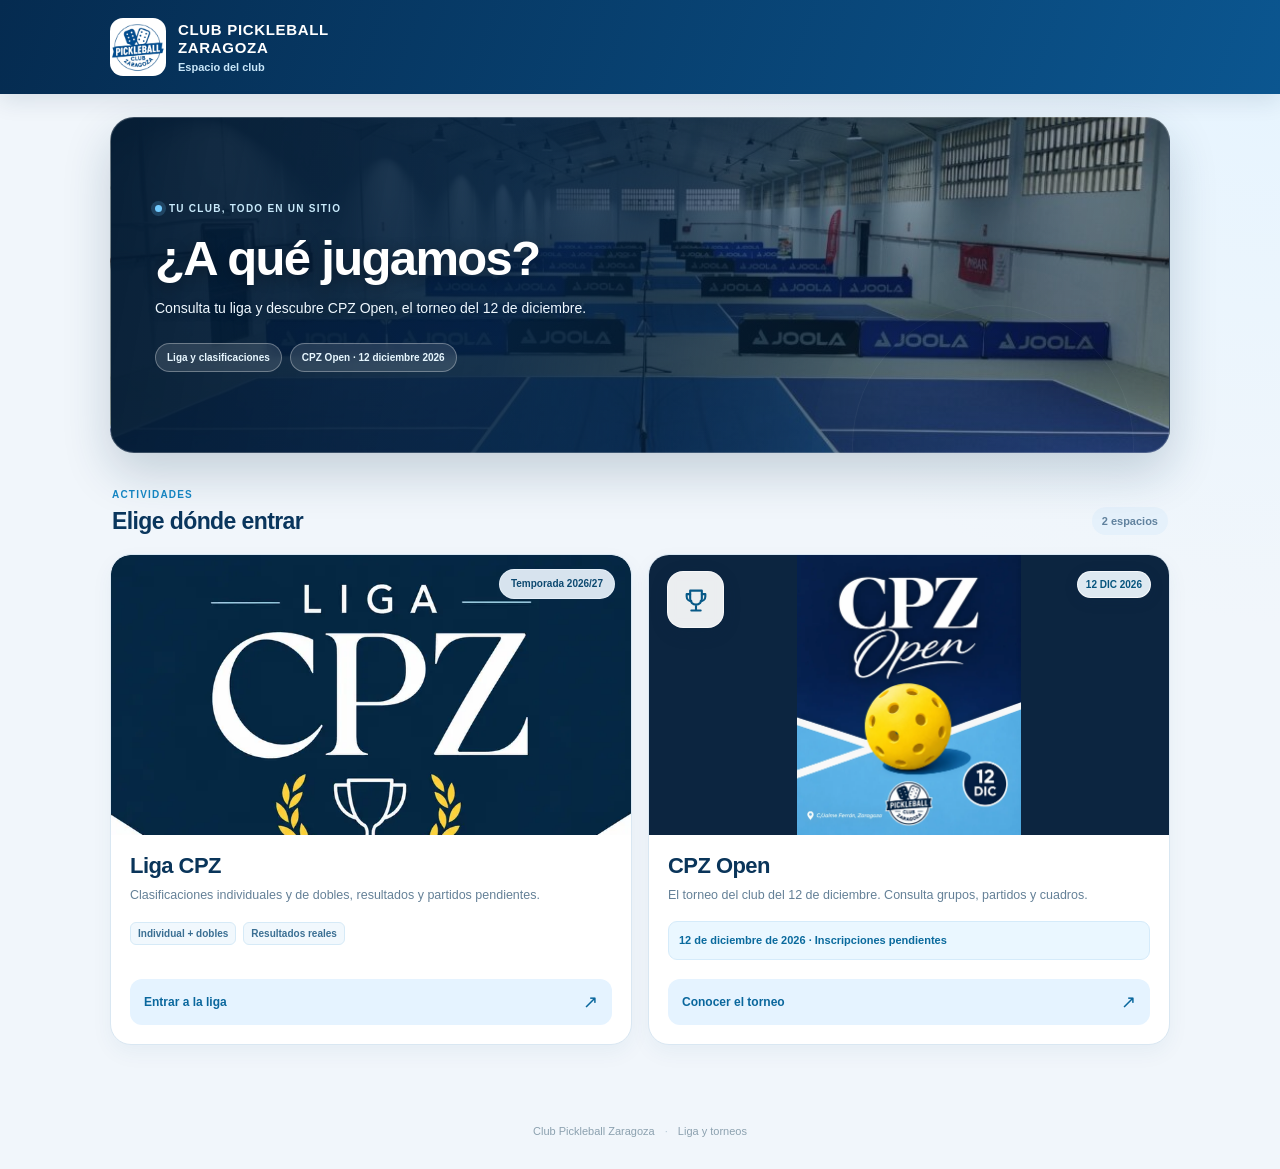
<file: club-portal.html>
<!doctype html>
<html lang="es">
<head>
<meta charset="utf-8">
<meta name="viewport" content="width=device-width, initial-scale=1, viewport-fit=cover">
<meta name="theme-color" content="#073e70">
<meta name="robots" content="noindex,nofollow,noarchive">
<title>Club Pickleball Zaragoza · Actividades</title>
<link rel="stylesheet" href="./club-portal.css">
<script defer src="./lab-data.js"></script>
<script defer src="./tournament-groups.js"></script>
<script defer src="./tournament-brackets.js"></script>
<script defer src="./ranking-engine.js"></script>
<script defer src="./club-portal.js"></script>
</head>
<body>
<header class="site-top">
  <div class="top-inner">
    <a class="brand" href="#inicio" aria-label="Ir al inicio del club">
      <span class="brand-image"><img src="./lab-assets/escudo-cpz.webp" alt="" onerror="this.hidden=true;this.parentElement.textContent='CPZ'"></span>
      <span class="brand-text"><strong>CLUB PICKLEBALL<br>ZARAGOZA</strong><small>Espacio del club</small></span>
    </a>
  </div>
</header>
<main class="shell">
  <section id="homeScreen" class="screen">
    <div class="hero">
      <div class="hero-content">
        <span class="eyebrow"><span class="pulse"></span> TU CLUB, TODO EN UN SITIO</span>
        <h1>¿A qué jugamos?</h1>
        <p>Consulta tu liga y descubre CPZ Open, el torneo del 12 de diciembre.</p>
        <div class="hero-badges"><span>Liga y clasificaciones</span><span>CPZ Open · 12 diciembre 2026</span></div>
      </div>
      <div class="hero-art" aria-hidden="true">
        <svg viewBox="0 0 190 190" width="178" height="178" fill="none">
          <circle cx="95" cy="95" r="82" stroke="#ffffff38" stroke-width="2"/>
          <circle cx="95" cy="95" r="59" stroke="#ffffff25" stroke-width="2"/>
          <path d="M55 138L94 99" stroke="#ecfbff" stroke-width="11" stroke-linecap="round"/>
          <rect x="79" y="34" width="72" height="72" rx="26" transform="rotate(28 79 34)" fill="#a2f272" stroke="#ffffff8a" stroke-width="3"/>
          <g fill="#0b4f78" opacity=".62">
            <circle cx="90" cy="60" r="4"/><circle cx="109" cy="69" r="4"/><circle cx="71" cy="79" r="4"/><circle cx="90" cy="88" r="4"/><circle cx="109" cy="98" r="4"/>
          </g>
          <circle cx="149" cy="142" r="19" fill="#ffdf58"/><path d="M137 138l20 10m-18 2 14-18" stroke="#e3b838" stroke-width="2" stroke-linecap="round"/>
        </svg>
      </div>
    </div>
    <div class="section-heading">
      <div><span class="small-label">ACTIVIDADES</span><h2>Elige dónde entrar</h2></div>
      <span class="section-counter">2 espacios</span>
    </div>
    <div class="service-grid">
      <article class="service-card league-card">
        <div class="league-card-poster">
          <img src="./lab-assets/liga-cpz-poster.webp" alt="Portada de Liga CPZ con trofeo, pelota de pickleball y colores del club" width="777" height="850" loading="eager">
        </div>
        <div class="service-top"><span class="service-icon league-icon" aria-hidden="true">
          <svg width="28" height="28" viewBox="0 0 24 24" fill="none" stroke="currentColor" stroke-width="1.8" stroke-linecap="round" stroke-linejoin="round"><path d="M8 21h8M12 17v4M7 4h10v7a5 5 0 0 1-10 0V4Z"/><path d="M7 7H4v2a4 4 0 0 0 4 4M17 7h3v2a4 4 0 0 1-4 4"/><path d="m12 8 1.1 2.2 2.4.4-1.8 1.7.4 2.4-2.1-1.1-2.1 1.1.4-2.4-1.8-1.7 2.4-.4Z"/></svg>
        </span><span class="card-tag green-tag">Temporada 2026/27</span></div>
        <h3>Liga CPZ</h3>
        <p>Clasificaciones individuales y de dobles, resultados y partidos pendientes.</p>
        <div class="service-meta"><span>Individual + dobles</span><span>Resultados reales</span></div>
        <button type="button" class="card-link" data-go="liga">Entrar a la liga <span aria-hidden="true">↗</span></button>
      </article>
      <article class="service-card tournament-card">
        <div class="service-top"><span class="service-icon tournament-icon" aria-hidden="true">
          <svg width="28" height="28" viewBox="0 0 24 24" fill="none" stroke="currentColor" stroke-width="1.8" stroke-linecap="round" stroke-linejoin="round"><path d="M8 21h8M12 17v4M7 4h10v7a5 5 0 0 1-10 0V4Z"/><path d="M7 7H4v2a4 4 0 0 0 4 4M17 7h3v2a4 4 0 0 1-4 4"/></svg>
        </span><span class="card-tag blue-tag">12 DIC 2026</span></div>
        <h3>CPZ Open</h3>
        <p>El torneo del club del 12 de diciembre. Consulta grupos, partidos y cuadros.</p>
        <p class="activity-date">12 de diciembre de 2026 · Inscripciones pendientes</p>
        <button type="button" class="card-link" data-go="torneo">Conocer el torneo <span aria-hidden="true">↗</span></button>
      </article>
    </div>

  </section>

  <section id="areaScreen" class="screen" hidden>
    <a href="#inicio" class="back-link"><span aria-hidden="true">←</span> Volver a actividades</a>
    <div class="area-hero">
      <div class="area-emblem" id="areaEmblem" aria-hidden="true">🏆</div>
      <div><span id="areaEyebrow" class="small-label">ACTIVIDAD DEL CLUB</span><h1 id="areaTitle">Actividad</h1><p id="areaDescription"></p></div>
    </div>
   <div id="leaguePlayer" class="module-panel" hidden>
     <div class="league-player-intro">
       <div class="league-player-poster"><img src="./lab-assets/liga-cpz-poster.webp" alt="Imagen de la Liga CPZ con trofeo de pickleball" width="777" height="850" loading="lazy"></div>
       <div class="league-player-content">
         <div class="feature-strip"><span class="feature-icon">🏆</span><div><strong>Clasificaciones y resultados</strong><p>Consulta la liga individual y de dobles, los marcadores por set y los próximos enfrentamientos.</p></div></div>
         <a class="primary-action full" href="./liga.html">Abrir clasificaciones y resultados <span aria-hidden="true">↗</span></a>
       </div>
     </div>
   </div>
    <div id="tournamentPanel" class="module-panel tournament-panel" hidden>
      <div class="cpz-open-cover" aria-label="Portada del CPZ Open">
        <figure class="cpz-open-cover-poster">
          <img src="./lab-assets/cpz-open-poster.webp" alt="Cartel CPZ Open: pelota amarilla de pickleball y fecha 12 DIC" width="720" height="900" fetchpriority="high">
        </figure>
        <div class="tournament-overview">
          <span class="small-label">CPZ OPEN · 12 DICIEMBRE 2026</span>
          <h2>CPZ Open</h2>
          <p>Individual y dobles · formato tradicional · grupos y primeras eliminatorias a 11 · semifinal y final a 15.</p>
          <p class="cpz-open-cover-date">Sábado 12 de diciembre · Zaragoza</p>
        </div>
      </div>
      <div class="tournament-detail-grid">
        <div class="tournament-detail"><span>Cuándo</span><strong>12 de diciembre de 2026</strong><small>Horarios de ejemplo, aún no definitivos</small></div>
        <div class="tournament-detail"><span>Grupos de prueba</span><strong>7 grupos de 4</strong><small>Individual · pistas 1 a 7</small></div>
        <div class="tournament-detail"><span>Horarios de ejemplo</span><strong>09:00–11:00</strong><small>6 partidos de 20 min por pista</small></div>
        <div class="tournament-detail"><span>Modalidades</span><strong>Individual y dobles</strong><small>Inscripciones: Aún no abiertas</small></div>
      </div>
      <section class="cpz-traditional" aria-labelledby="traditionalTitle">
        <div class="cpz-traditional-top">
          <span class="small-label">BASES DEL CPZ OPEN</span>
          <h3 id="traditionalTitle">Formato tradicional</h3>
          <p>Individual <span>·</span> Dobles</p>
        </div>
        <div class="cpz-scoring-grid">
          <div class="cpz-scoring-card"><span>Fase de grupos y primeras eliminatorias</span><strong>A 11 puntos</strong></div>
          <div class="cpz-scoring-card"><span>Semifinal y final</span><strong>Un set a 15</strong></div>
        </div>
        <h4 class="cpz-category-heading">Categorías y cambio de nivel</h4>
        <div class="cpz-level-grid">
          <article class="cpz-level-card">
            <h5>4.5 / 5.0</h5><p>Grupos de 4</p>
            <div class="cpz-movement"><strong>1.º y 2.º</strong><span>Suben a <b>5.0</b></span></div>
            <div class="cpz-movement"><strong>3.º y 4.º</strong><span>Bajan a <b>4.5</b></span></div>
          </article>
          <article class="cpz-level-card">
            <h5>3.5 / 4.0</h5><p>Grupos de 4</p>
            <div class="cpz-movement"><strong>1.º y 2.º</strong><span>Suben a <b>4.0</b></span></div>
            <div class="cpz-movement"><strong>3.º y 4.º</strong><span>Bajan a <b>3.5</b></span></div>
          </article>
        </div>
        <p class="cpz-format-note">Grupos de ejemplo de individual todavía sin categoría asignada. Parejas y grupos de dobles pendientes de confirmar.</p>
      </section>
      <section class="upcoming-section" aria-labelledby="upcomingTitle">
        <div class="upcoming-section-heading">
          <div>
            <span class="small-label">CPZ OPEN</span>
            <h2 id="upcomingTitle">Próximos partidos</h2>
            <p>Ejemplo de primera franja · 09:00–09:20 · 12 de diciembre de 2026</p>
          </div>
          <button type="button" id="openTvBoard" class="tv-open-button" aria-controls="tvBoard"><span aria-hidden="true">▣</span> Ver en TV</button>
        </div>
        <div id="upcomingMatches" class="upcoming-matches" aria-label="Partidos de las siete pistas de 09:00 a 09:20"></div>
        <p class="upcoming-disclaimer">Fase de grupos a 11 puntos · Nombres y horarios de ejemplo, no una convocatoria oficial.</p>
      </section>
      <section class="tournament-groups-section" aria-labelledby="tournamentGroupsTitle">
        <div class="tournament-groups-heading">
          <div><span class="small-label">FASE DE GRUPOS</span><h3 id="tournamentGroupsTitle">Clasificación y partidos</h3></div>
          <span class="tournament-count">Individual · ejemplo</span>
        </div>
        <div class="tournament-select-row">
          <label for="tournamentGroupSelect">Selecciona un grupo</label>
          <select id="tournamentGroupSelect" aria-label="Seleccionar grupo y pista"></select>
        </div>
        <p class="tournament-explanation">Individual de ejemplo, sin categoría asignada · Grupos a 11 puntos · Horarios orientativos desde las 09:00 · Clasificación sin resultados · Dobles pendiente de parejas.</p>
        <div id="tournamentGroups" class="tournament-group-detail" aria-live="polite"></div>
      </section>
      <section class="tournament-knockout" aria-labelledby="knockoutTitle">
        <div class="tournament-knockout-heading">
          <span class="small-label">FASE FINAL</span>
          <h3 id="knockoutTitle">Eliminatorias por niveles</h3>
          <p>Los dos primeros suben de nivel y los dos últimos bajan: a 5.0/4.5 o a 4.0/3.5 según la categoría. Primera fase a 11 y semifinal y final a 15.</p>
        </div>
        <div class="knockout-tabs" role="group" aria-label="Elegir cuadro de eliminatorias">
          <button type="button" id="knockoutChampionship" class="knockout-tab is-active" data-bracket="championship" aria-pressed="true">Nivel superior · ejemplo</button>
          <button type="button" id="knockoutConsolation" class="knockout-tab" data-bracket="consolation" aria-pressed="false">Nivel inferior · ejemplo</button>
        </div>
        <p class="knockout-info">Cuadros ilustrativos sobre 7 grupos de individual, todavía sin separación por modalidades y categorías. Pases directos, rondas extra y desempates son propuestas del laboratorio, no reglas especificadas en el cartel.</p>
        <div id="tournamentBracket" class="knockout-content" aria-live="polite"></div>
        <details class="tournament-placements" id="tournamentPlacements">
          <summary>Ranking completo de ejemplo · puestos 1.º al 28.º</summary>
          <p>Propuesta del laboratorio: el cartel no define un ranking global ni estos partidos adicionales de clasificación.</p>
          <div id="tournamentPlacementList"></div>
        </details>
      </section>
    </div>
  </section>
</main>
<section id="tvBoard" class="tv-board" role="dialog" aria-modal="true" aria-labelledby="tvBoardTitle" aria-describedby="tvBoardDescription" hidden tabindex="-1">
  <header class="tv-board-header">
    <div class="tv-board-heading">
      <span class="tv-board-kicker">CLUB PICKLEBALL ZARAGOZA · CPZ OPEN</span>
      <h2 id="tvBoardTitle">Próximos partidos</h2>
      <p id="tvBoardDescription">Grupos a 11 · 09:00–09:20 · Ejemplo · 12 de diciembre de 2026</p>
    </div>
    <button type="button" id="closeTvBoard" class="tv-close-button" aria-label="Cerrar pantalla de partidos">Salir <span aria-hidden="true">×</span></button>
  </header>
  <div id="tvMatches" class="tv-matches" aria-label="Siete pistas y partidos de las 09:00"></div>
  <footer class="tv-board-footer">HORARIOS DE EJEMPLO · TODAVÍA SIN CONVOCATORIA CONFIRMADA</footer>
</section>
<footer class="site-footer">Club Pickleball Zaragoza <span>·</span> Liga y torneos</footer>
</body>
</html>
</file>
<file: club-portal.css>
:root{
 --navy:#073861;--deep:#052b4e;--blue:#057ac8;--ink:#123b5b;--muted:#668399;--line:#dbe8f2;
 --lime:#b7f47d;--bg:#f1f6fb;--white:#fff;
 font-family:Inter,ui-sans-serif,-apple-system,BlinkMacSystemFont,"Segoe UI",sans-serif;
 color:var(--ink);background:var(--bg);font-synthesis:none
}
*{box-sizing:border-box}
html{scroll-behavior:smooth}
body{margin:0;min-height:100vh;background:radial-gradient(circle at top right,#e5f4ff 0%,transparent 36%),#f1f6fb}
a{color:inherit}button,input{font:inherit}button{cursor:pointer}button:disabled{opacity:.58;cursor:not-allowed}
:focus-visible{outline:3px solid #3aabed;outline-offset:3px}
[hidden]{display:none!important}
.site-top{background:linear-gradient(110deg,#052b50,#0b5690);box-shadow:0 7px 22px #052c4b1c;color:white}
.top-inner{max-width:1110px;margin:auto;padding:18px 25px;display:flex;align-items:center;justify-content:space-between;gap:10px}
.brand{display:flex;align-items:center;gap:12px;text-decoration:none;min-width:0}
.brand-image{display:grid;place-items:center;flex-shrink:0;width:56px;height:58px;background:white;border-radius:13px;color:#146497;font-size:19px;font-weight:950;overflow:hidden}
.brand-image img{height:100%;width:100%;object-fit:contain}
.brand-text{min-width:0;display:grid;gap:4px}
.brand-text strong{font-size:15px;line-height:1.2;letter-spacing:.045em;font-weight:950}
.brand-text small{font-size:11px;color:#c8e6f9;font-weight:650}
.lab-pill{font-size:10px;font-weight:900;letter-spacing:.07em;background:#d8f6ff;color:#065883;padding:8px 10px;border-radius:100px;white-space:nowrap}
.demo-banner{max-width:1110px;margin:15px auto 0;padding:10px 15px;background:#fff8e7;border:1px solid #f0dda6;color:#7b5b19;border-radius:10px;font-size:11px;line-height:1.55}
.demo-banner strong{font-weight:900}
.shell{max-width:1110px;margin:0 auto;padding:23px 25px 60px;min-height:calc(100vh - 200px)}
.hero{position:relative;overflow:hidden;display:flex;align-items:center;justify-content:space-between;gap:15px;background:linear-gradient(118deg,#052b53 0%,#07518d 63%,#077abb 100%);color:white;border-radius:24px;padding:36px 38px;box-shadow:0 14px 34px #0a52851d}
.hero:after{content:"";position:absolute;right:35px;bottom:-135px;border:1px solid #ffffff24;border-radius:50%;height:280px;width:280px;box-shadow:0 0 0 40px #ffffff09}
.hero-content{z-index:1;position:relative;max-width:580px}
.eyebrow{display:inline-flex;align-items:center;gap:7px;font-size:10px;letter-spacing:.125em;font-weight:950;color:#c9eafb}
.pulse{display:inline-block;width:7px;height:7px;border-radius:50%;background:#baff7a;box-shadow:0 0 0 4px #baff7a25}
.hero h1{font-size:clamp(28px,4.5vw,49px);line-height:1.05;letter-spacing:-1.65px;margin:17px 0 13px;font-weight:950}
.hero p{margin:0;font-size:14px;line-height:1.65;color:#d2eafd;max-width:505px}
.hero-badges{display:flex;flex-wrap:wrap;gap:8px;margin-top:23px}
.hero-badges span{display:inline-flex;padding:8px 11px;background:#ffffff1a;border:1px solid #ffffff26;border-radius:999px;font-size:10px;font-weight:800;color:#e8f7ff}
.hero-art{position:relative;z-index:1;flex-shrink:0;transform:rotate(-7deg)}
.section-heading{display:flex;justify-content:space-between;align-items:end;gap:10px;margin:31px 2px 19px}
.small-label{font-size:10px;font-weight:900;letter-spacing:.12em;color:#1587c5}
.section-heading h2{font-size:23px;letter-spacing:-.6px;margin:6px 0 0;color:#0a365d}
.section-counter{font-size:11px;color:#61829e;font-weight:800;background:#e5f1fb;padding:8px 10px;border-radius:999px}
.service-grid{display:grid;grid-template-columns:repeat(2,minmax(0,1fr));gap:16px}
.service-card{min-width:0;display:flex;flex-direction:column;align-items:stretch;border:1px solid #d9e7f2;background:#fff;border-radius:21px;box-shadow:0 8px 21px #0c466d0d;padding:23px;transition:transform .18s,box-shadow .18s}
.service-card:hover{transform:translateY(-2px);box-shadow:0 13px 31px #0c466d1c}
.service-top{display:flex;justify-content:space-between;align-items:start;gap:10px}
.service-icon{display:grid;place-items:center;width:57px;height:57px;border-radius:16px;background:#e9f4ff;color:#086fae}
.league-icon{background:#c4f6a1;color:#0b5672}
.tuesday-icon{background:#def2ff;color:#0878ba}
.thursday-icon{background:#e8e4ff;color:#6553b6}
.card-tag{font-size:10px;font-weight:900;white-space:nowrap;padding:7px 8px;border-radius:100px}
.green-tag{background:#ffffff23;color:#e2facd;border:1px solid #ffffff25}
.blue-tag{background:#e8f6ff;color:#0e6c9e}
.violet-tag{background:#f1efff;color:#6752ab}
.service-card h3{font-size:22px;letter-spacing:-.55px;margin:20px 0 7px;color:#0a355a}
.service-card p{font-size:12.5px;line-height:1.7;color:#648097;margin:0}
.service-card.league-card{background:linear-gradient(148deg,#074275,#073057);border-color:#074275}
.league-card h3{color:#fff}
.league-card p{color:#cde6f7}
.service-meta{display:flex;flex-wrap:wrap;gap:7px;margin:21px 0 0}
.service-meta span{color:#d6f3ff;border:1px solid #ffffff33;border-radius:6px;padding:5px 7px;font-size:10px;font-weight:750}
.service-card .activity-date{margin:18px 0 0;color:#0a6a9d;font-size:11px;font-weight:900;padding:9px 10px;background:#ecf8ff;border-radius:9px}
.card-link{margin-top:auto;display:flex;align-items:center;justify-content:space-between;min-height:47px;width:100%;padding:12px 14px;border:0;border-radius:12px;background:#e5f3ff;color:#0a679d;font-size:12px;font-weight:900;text-align:left}
.service-card:not(.league-card) .card-link{margin-top:21px}
.league-card .card-link{margin-top:30px;background:#b9f587;color:#063c4d}
.card-link span{font-size:18px}
.card-link:hover{filter:brightness(.97)}
.home-footer{display:flex;align-items:center;gap:9px;margin:19px 4px 0;color:#8197a8;font-size:11px;line-height:1.5}
.footer-dot{width:6px;height:6px;border-radius:50%;background:#a5b9c9;flex-shrink:0}
.back-link{display:inline-flex;align-items:center;gap:8px;text-decoration:none;color:#2a729e;font-size:12px;font-weight:900;margin:7px 0 20px;padding:8px 0}
.back-link span{font-size:20px;line-height:1}
.area-hero{display:flex;align-items:center;gap:18px;padding:24px;background:#fff;border:1px solid #d7e8f5;border-radius:18px;box-shadow:0 7px 20px #0e47700c}
.area-emblem{display:grid;place-items:center;flex-shrink:0;width:70px;height:70px;background:#e8f5ff;color:#0c679e;border-radius:18px;font-size:28px}
.area-hero h1{font-size:clamp(23px,3.5vw,32px);line-height:1.17;margin:7px 0;color:#103b60;letter-spacing:-.7px}
.area-hero p{font-size:12px;line-height:1.55;color:#6b879e;margin:0}
.role-switch{display:grid;grid-template-columns:1fr 1fr;gap:7px;padding:6px;margin:19px 0 15px;background:#e5eff8;border-radius:14px}
.role-button{display:flex;align-items:center;justify-content:center;gap:8px;min-height:48px;background:transparent;border:1px solid transparent;border-radius:10px;color:#52738b;font-size:13px;font-weight:900}
.role-button.is-active{background:#fff;color:#096fad;box-shadow:0 3px 11px #0c567414;border-color:#d5e6f1}
.demo-suffix{font-size:9px;color:#738ca0;background:#eaf3f8;border-radius:999px;padding:3px 6px}
.module-panel{border:1px solid #dce9f3;border-radius:18px;background:#fff;padding:25px;box-shadow:0 7px 21px #1247750c}
.feature-strip{display:flex;align-items:start;gap:15px;background:#edf8ff;border:1px solid #d5e9f7;padding:18px;border-radius:13px;margin-bottom:20px}
.feature-icon{font-size:28px;line-height:1}
.feature-strip strong{color:#0a4a78;font-size:15px}
.feature-strip p{margin:6px 0 0;color:#5a7a92;font-size:12px;line-height:1.65}
.primary-action{border:0;border-radius:11px;background:linear-gradient(120deg,#0773b9,#0a91d7);color:white;text-decoration:none;display:inline-flex;align-items:center;justify-content:center;gap:9px;min-height:47px;padding:13px 20px;font-weight:900;font-size:12px;box-shadow:0 6px 16px #058ac329}
.primary-action:hover{filter:brightness(.97)}
.primary-action.full{width:100%;font-size:13px}
.micro-note{color:#758da0;font-size:11px;line-height:1.65;margin:15px 0 0}
.panel-heading .small-label{display:block}
.panel-heading h2{font-size:22px;margin:7px 0 9px;color:#0c3d63}
.panel-heading p{font-size:12px;line-height:1.65;color:#67839a;margin:0 0 20px}
.password-preview{display:grid;gap:7px;background:#f2f7fb;padding:17px;border-radius:11px}
.password-preview label,.signup-form label,.admin-form label{font-size:12px;font-weight:900;color:#214f70}
input{min-width:0;width:100%;border:1.5px solid #cbddeb;background:#fff;border-radius:10px;min-height:47px;padding:11px 13px;outline:none;color:#133f5d;font-size:15px}
input:focus{border-color:#258ecd;box-shadow:0 0 0 3px #0c92cf19}
input:disabled{background:#e5edf3;color:#7e95a7}
.not-active{font-size:10px;font-weight:850;color:#89611d}
.preview-features{display:flex;flex-wrap:wrap;gap:8px;margin:20px 0 0}
.preview-features span{font-size:10px;font-weight:800;color:#427494;padding:9px 10px;border:1px dashed #c0dcee;background:#f8fbfe;border-radius:8px}
.session-summary{position:relative;overflow:hidden;background:linear-gradient(135deg,#073c68,#0e79b5);color:white;border-radius:15px;padding:23px;margin-bottom:22px}
.session-summary .small-label{color:#b3e5ff}
.session-summary h2{font-size:28px;margin:10px 0 6px;letter-spacing:-.6px;color:#fff}
.session-time{font-size:12px;color:#e1f2ff;margin:0 0 18px}
.count-pill{display:inline-block;background:#ffffff25;color:#fff;font-size:10px;font-weight:900;border:1px solid #ffffff2c;border-radius:999px;padding:7px 10px}
.signup-form{margin:0}
.signup-form>label{display:block;font-size:17px;color:#103d61;margin-bottom:5px}
.signup-form>p:not(.feedback){font-size:12px;color:#607e94;margin:0 0 15px}
.form-row{display:grid;grid-template-columns:minmax(0,1fr) auto;gap:9px}
.form-row .primary-action{white-space:nowrap}
.feedback{min-height:16px;font-size:11px;font-weight:800;line-height:1.5;margin:10px 0 0;color:#187e4e}
.feedback.is-error{color:#af514f}
.attendee-section{margin-top:25px;border-top:1px solid #e7eff5;padding-top:18px}
.attendee-heading{display:flex;align-items:center;justify-content:space-between;gap:7px}
.attendee-heading h3{font-size:15px;color:#173d60;margin:0}
.attendee-heading>span{font-size:11px;font-weight:900;background:#edf6ff;color:#096aa8;border-radius:100px;padding:6px 10px}
.attendee-list{display:grid;gap:7px;margin-top:13px}
.attendee-row{display:flex;justify-content:space-between;align-items:center;gap:10px;border:1px solid #e2edf5;border-radius:10px;padding:10px 12px;background:#fbfdff;color:#234f6c;font-size:12px;font-weight:800}
.attendee-identity{display:flex;align-items:center;gap:10px;min-width:0;overflow-wrap:anywhere}
.attendee-number{display:grid;place-items:center;flex-shrink:0;border-radius:7px;width:27px;height:27px;font-size:11px;font-weight:950;background:#e8f4fc;color:#1380b8}
.attendee-empty{border:1px dashed #c9dcea;padding:18px 14px;border-radius:11px;text-align:center;color:#8399aa;background:#fbfdff;font-size:12px;line-height:1.65}
.remove-person{font-size:10px;background:#fff2f2;color:#ac5151;padding:7px 9px;border:1px solid #f1d5d5;border-radius:8px;font-weight:850;white-space:nowrap}
.security-note{display:grid;gap:5px;background:#fff8e7;border:1px solid #f0dfa9;padding:13px;border-radius:10px;margin:17px 0 21px;color:#7d6022;font-size:11px;line-height:1.55}
.admin-form{display:grid;gap:16px}
.form-grid{display:grid;grid-template-columns:1fr 1fr;gap:12px}
.form-grid label{display:grid;gap:7px}
.admin-form .primary-action{justify-self:start}
.site-footer{max-width:1110px;margin:0 auto;padding:20px 25px 32px;color:#8ca1af;font-size:11px;text-align:center}
.site-footer span{margin:0 7px;color:#b6c9d6}
@media(max-width:900px){.hero-art svg{width:135px;height:135px}.service-grid{gap:11px}.service-card{padding:19px}.service-card h3{font-size:19px}.card-tag{font-size:9px}}
@media(max-width:700px){
 .top-inner{padding:12px 15px}
 .brand-image{width:46px;height:48px;border-radius:11px}
 .brand-text strong{font-size:11px;letter-spacing:.03em}
 .brand-text small{font-size:10px}
 .lab-pill{font-size:9px;padding:7px 8px}
 .demo-banner{margin:12px 12px 0;padding:9px 11px;font-size:10px}
 .shell{padding:13px 12px 35px}
 .hero{min-height:193px;padding:24px 22px;border-radius:19px}
 .hero-content{max-width:100%}
 .hero h1{font-size:31px;letter-spacing:-1.2px;margin:12px 0 10px}
 .hero p{font-size:12px;line-height:1.6;max-width:320px}
 .hero-badges{gap:6px;margin-top:16px}
 .hero-badges span{font-size:9px;padding:6px 9px}
 .hero-art{display:none}
 .section-heading{margin:24px 1px 14px}
 .section-heading h2{font-size:20px}
 .service-grid{grid-template-columns:1fr;gap:12px}
 .service-card{padding:18px;border-radius:16px}
 .service-card h3{font-size:21px;margin:13px 0 6px}
 .service-card p{font-size:12px}
 .service-icon{width:46px;height:46px;border-radius:13px}
 .service-icon svg{width:23px;height:23px}
 .service-card .activity-date{margin:10px 0 0}
 .service-card:not(.league-card) .card-link,.league-card .card-link{margin-top:15px}
 .service-meta{margin:13px 0 0}
 .card-link{min-height:44px}
 .back-link{margin:0 0 11px}
 .area-hero{padding:17px;gap:12px}
 .area-emblem{width:52px;height:52px;border-radius:13px;font-size:23px}
 .area-hero h1{font-size:23px;margin:5px 0}
 .area-hero p{font-size:11px}
 .role-switch{gap:4px;margin:13px 0}
 .role-button{min-height:48px;font-size:11px;gap:5px}
 .role-button svg{width:17px;height:17px}
 .module-panel{padding:17px;border-radius:15px}
 .form-row{grid-template-columns:1fr}
 .form-row .primary-action{width:100%}
 .form-grid{grid-template-columns:1fr}
 .session-summary{padding:20px}
 .session-summary h2{font-size:24px}
 .site-footer{padding:18px 12px 30px;font-size:10px}
}
@media(prefers-reduced-motion:reduce){*,*:before,*:after{scroll-behavior:auto!important;transition:none!important}}


/* Portada fotográfica · imágenes reales publicadas por Club Pickleball Zaragoza.
   Las fotos son decorativas y los fondos degradados actúan como respaldo. */
.hero{
 min-height:325px;
 padding:48px 44px;
 background-color:#063e67;
 background-image:linear-gradient(100deg,rgba(3,27,51,.96) 0%,rgba(4,35,66,.87) 38%,rgba(4,37,66,.43) 75%,rgba(3,33,57,.26) 100%),url("./lab-assets/pistas-cpz.jpg");
 background-position:center,center 48%;
 background-size:cover;
 border:1px solid #ffffff35;
 box-shadow:0 20px 48px #0d395333;
}
.hero:after{opacity:.35}
.hero-content{max-width:610px}
.hero h1{text-shadow:0 3px 16px #0005}
.hero p{color:#eff8ff;text-shadow:0 2px 7px #0923377a}
.hero-badges span{background:#ffffff1f;border:1px solid #ffffff50;backdrop-filter:blur(5px);-webkit-backdrop-filter:blur(5px)}
.hero-art{display:none}
.service-card{overflow:hidden}
.service-card.league-card{
 background-color:#07365b;
 background-image:linear-gradient(155deg,rgba(4,30,54,.80),rgba(4,31,57,.94) 73%),url("./lab-assets/partidos-cpz.jpg");
 background-position:center,center 36%;
 background-size:cover;
 border-color:#ffffff29;
 box-shadow:0 10px 25px #063e5c20;
}
.service-card.league-card .service-top,.service-card.league-card h3,.service-card.league-card p,.service-card.league-card .service-meta,.service-card.league-card .card-link{position:relative}
.service-card.league-card .service-icon{background:#b7f47dde;color:#103e59;backdrop-filter:blur(5px)}
.service-card.league-card .card-link{background:#b8f37e;color:#063e51}
.service-card:not(.league-card){padding:0}
.service-card:not(.league-card) .service-top{
 min-height:142px;
 padding:16px 18px;
 align-items:flex-start;
 background-color:#d4e8f3;
 background-position:center;
 background-size:cover;
}
.service-card.tournament-card .service-top{
 background-image:linear-gradient(180deg,rgba(3,29,57,.36),rgba(3,29,57,.03) 60%,rgba(3,29,57,.12)),url("./lab-assets/alquiler-cpz.jpg");
 background-position:center,center 46%;
}
.service-card:not(.league-card) .service-icon{
 background:#ffffffeb;
 color:#075987;
 border:1px solid #fff9;
 backdrop-filter:blur(5px);
 box-shadow:0 5px 18px #00253d29;
}
.service-card:not(.league-card) .card-tag{
 background:#eff9ffed;
 color:#07557e;
 border:1px solid #ffffffb5;
 box-shadow:0 3px 14px #062b4e25;
 backdrop-filter:blur(5px);
}
.service-card:not(.league-card) h3{margin:18px 19px 6px}
.service-card:not(.league-card)>p{margin-left:19px;margin-right:19px}
.service-card:not(.league-card) .activity-date{
 margin:15px 19px 0;
 background:#eaf7ff;
 border:1px solid #d5ebfa;
}
.service-card:not(.league-card) .card-link{width:calc(100% - 38px);margin:19px 19px 19px}
.service-card:not(.league-card) .card-link:hover{background:#d3ecff}
@media(max-width:700px){
 .hero{min-height:229px;padding:25px 21px;background-position:center,63% 50%;
 background-image:linear-gradient(92deg,rgba(3,24,47,.94) 0%,rgba(4,34,62,.84) 50%,rgba(4,31,53,.35) 100%),url("./lab-assets/pistas-cpz.jpg")}
 .hero h1{max-width:280px;text-shadow:0 3px 12px #0008}
 .hero p{max-width:295px;color:#f5fbff}
 .service-card:not(.league-card) .service-top{min-height:127px;padding:14px 16px}
 .service-card:not(.league-card) h3{margin:15px 17px 5px}
 .service-card:not(.league-card)>p{margin-left:17px;margin-right:17px}
 .service-card:not(.league-card) .activity-date{margin:12px 17px 0}
 .service-card:not(.league-card) .card-link{width:calc(100% - 34px);margin:15px 17px 17px}
 .service-card.league-card{min-height:246px;background-position:center,center 45%}
}
@media(prefers-reduced-transparency:reduce){
 .hero-badges span,.service-card:not(.league-card) .service-icon,.service-card:not(.league-card) .card-tag{backdrop-filter:none;-webkit-backdrop-filter:none}
}

/* Mantenimiento: imágenes locales con encuadre estable y fondos de reserva. */
.hero{height:336px;min-height:0;background-color:#103c62;background-size:cover}
.service-card.league-card{min-height:320px;background-color:#103c62;background-size:cover}
.service-card:not(.league-card) .service-top{height:145px;min-height:0;background-color:#b6cede;background-size:cover}
.service-card .card-link,.back-link,.remove-person{min-height:44px}
.pulse{background:#72cbff;box-shadow:0 0 0 4px #72cbff30}
.league-icon,.service-card.league-card .service-icon{background:#d8effe;color:#075985}
.league-card .card-link,.service-card.league-card .card-link{background:#d7efff;color:#063f69}
.green-tag{background:#dff1ff;color:#0e5784;border-color:#ffffff3d}
@media(max-width:700px){
 .hero{height:244px;min-height:0}
 .service-card.league-card{min-height:265px}
 .service-card:not(.league-card) .service-top{height:129px;min-height:0}
}
@media(prefers-color-scheme:dark){
 :root{color-scheme:dark;--bg:#0d1b2a;--ink:#e7f3fd;--muted:#9db6c8;--line:#29465c}
 body{background:#0e1b29;color:#e7f3fd}
 .demo-banner{background:#3e321b;border-color:#776035;color:#ffdfa0}
 .hero{background-color:#123452}
 .section-heading h2,.area-hero h1,.panel-heading h2,.attendee-heading h3{color:#f0f7ff}
 .section-counter{color:#c4dbeb;background:#223a50}
 .service-card:not(.league-card),.area-hero,.module-panel{background:#152a3d;border-color:#2d4b62;color:#e7f3fd;box-shadow:0 5px 16px #0003}
 .service-card:not(.league-card) h3,.signup-form>label{color:#f2f9ff}
 .service-card:not(.league-card) p,.area-hero p,.panel-heading p,.micro-note,.signup-form>p:not(.feedback){color:#abc2d2}
 .service-card:not(.league-card) .activity-date{color:#bfddf3;background:#243f53;border-color:#38566b}
 .service-card:not(.league-card) .card-link,.role-button.is-active{background:#244a68;color:#e4f4ff}
 .service-icon{background:#264b69;color:#bddff8}
 .role-switch{background:#1b344a}
 .role-button{color:#b1cad9}
 .role-button.is-active{border-color:#3b6582;box-shadow:none}
 .demo-suffix{background:#36516a;color:#e6f2fb}
 .feature-strip{background:#18374e;border-color:#315c78}
 .feature-strip strong{color:#e0f4ff}
 .feature-strip p{color:#a9c7da}
 .password-preview,.attendee-row,.attendee-empty{background:#1c3449;border-color:#35516a;color:#d9ecfa}
 .password-preview label,.signup-form label,.admin-form label{color:#d8efff}
 .preview-features span,.not-active{color:#bcd3e3}
 .preview-features span{background:#203a50;border-color:#35566e}
 .session-summary{background:linear-gradient(135deg,#103352,#174f77)}
 .count-pill{color:#eaf6ff}
 input{background:#142b3e;border-color:#426179;color:#f1f9ff}
 input:disabled{background:#1a2c3e;color:#99b0c1}
 .attendee-section{border-color:#34526b}
 .attendee-heading>span,.attendee-number{background:#264e6c;color:#d7efff}
 .remove-person{background:#382c36;color:#ffceca;border-color:#6e4852}
 .security-note{background:#3b321e;border-color:#75613f;color:#f6dfa7}
 .site-footer{color:#94adc0}
 .feedback{color:#a4e3be}
 .feedback.is-error{color:#f8b6b0}
}

/* Un solo azul de marca; feedback también legible sin códigos verde/rojo. */
.back-link{min-height:44px;display:inline-flex;align-items:center}
.feedback{color:#196b9c}
.feedback.is-error{color:#7b612e}
.remove-person{min-height:44px;background:#e7f2fa;color:#145a8c;border-color:#b9d8eb}
@media(prefers-color-scheme:dark){
 .feedback{color:#aedafa}
 .feedback.is-error{color:#f0d69a}
 .remove-person{background:#284761;color:#d7edff;border-color:#466e8b}
}

/* Próximo torneo, sin inscripciones ni fechas ficticias. */
.tournament-card .activity-date{font-weight:850}
.tournament-panel{margin-top:19px}
.tournament-overview{padding:21px 22px;border-radius:15px;background:linear-gradient(125deg,#063e6b,#11699b);color:white}
.tournament-overview .small-label{color:#c6eaff}
.tournament-overview h2{font-size:clamp(22px,3.5vw,30px);line-height:1.2;letter-spacing:-.6px;margin:9px 0 10px;color:white}
.tournament-overview p{font-size:12.5px;line-height:1.7;color:#e2f3fe;max-width:670px;margin:0}
.tournament-detail-grid{display:grid;grid-template-columns:repeat(3,minmax(0,1fr));gap:12px;margin-top:17px}
.tournament-detail{display:grid;align-content:start;gap:9px;padding:18px 16px;border:1px solid #dcebf6;border-radius:13px;background:#f7fbff}
.tournament-detail span{font-size:10px;text-transform:uppercase;letter-spacing:.08em;font-weight:900;color:#237aaf}
.tournament-detail strong{font-size:15px;color:#123f64;line-height:1.3}
.tournament-detail small{font-size:11px;line-height:1.55;color:#69869c}
.tournament-note{margin-top:19px}
@media(max-width:700px){.tournament-overview{padding:19px 17px}.tournament-detail-grid{grid-template-columns:1fr;gap:9px}.tournament-detail{padding:15px 16px;gap:5px}}
@media(prefers-color-scheme:dark){.tournament-detail{background:#1c3449;border-color:#35566e}.tournament-detail strong{color:#f0f8ff}.tournament-detail span{color:#92ceef}.tournament-detail small{color:#abc8dc}}

/* Maqueta del torneo: 7 grupos de 4, participantes de referencia y ficticios. */
.tournament-groups-section{margin-top:27px;border-top:1px solid #e1edf6;padding-top:24px}
.tournament-groups-heading{display:flex;align-items:center;justify-content:space-between;gap:12px}
.tournament-groups-heading h3{font-size:21px;line-height:1.25;color:#113e61;margin:6px 0 0}
.tournament-count{padding:8px 11px;border-radius:999px;background:#edf5fd;color:#176b9d;font-size:11px;font-weight:850;white-space:nowrap}
.tournament-explanation{margin:15px 0 19px;color:#5e7e95;font-size:12.5px;line-height:1.7}
.tournament-groups-grid{display:grid;grid-template-columns:repeat(2,minmax(0,1fr));gap:13px}
.tournament-group-card{min-width:0;border:1px solid #dce9f4;border-radius:14px;overflow:hidden;background:#fbfdff}
.tournament-group-top{display:flex;justify-content:space-between;align-items:center;gap:10px;background:#e8f3fc;padding:13px 16px}
.tournament-group-top h4{font-size:16px;margin:0;color:#0b4c79}
.tournament-group-size{font-size:10px;font-weight:800;color:#4d7b9c}
.tournament-people{list-style:decimal;margin:0;padding:7px 15px 10px 37px}
.tournament-person{padding:10px 0;border-bottom:1px solid #e4edf4;font-size:12px;color:#204d6b;line-height:1.45}
.tournament-person:last-child{border:0}
.tournament-person-name{font-weight:800}
.tournament-person-kind{display:inline-block;margin-left:8px;font-size:9px;font-weight:850;padding:3px 6px;border-radius:999px;color:#276788;background:#e6f3fc;vertical-align:middle}
.tournament-person-kind.is-fictional{color:#7a4b84;background:#f7eaf8}
.tournament-legend{display:flex;flex-wrap:wrap;gap:8px;margin:14px 0 0;color:#5e7e95;font-size:10px}
.tournament-legend span{padding:5px 9px;border-radius:999px;background:#e6f3fc;color:#276788;font-weight:800}
.tournament-legend .legend-fictional{background:#f7eaf8;color:#7a4b84}
.tournament-error{grid-column:1/-1;padding:17px;background:#fff6ea;color:#735425;border-radius:10px}
@media(max-width:700px){.tournament-groups-grid{grid-template-columns:1fr}.tournament-groups-heading{align-items:start;flex-direction:column}.tournament-count{white-space:normal}.tournament-group-top{padding:12px 14px}}
@media(prefers-color-scheme:dark){
 .tournament-groups-section{border-color:#34526b}
 .tournament-groups-heading h3{color:#ecf7ff}
 .tournament-count{background:#25475e;color:#d8ecff}
 .tournament-explanation{color:#b4cbdc}
 .tournament-group-card{background:#1b3245;border-color:#35536b}
 .tournament-group-top{background:#24475f}
 .tournament-group-top h4{color:#e0f3ff}
 .tournament-group-size{color:#bed8ea}
 .tournament-person{color:#e6f5fd;border-color:#385367}
 .tournament-person-kind,.tournament-legend span{background:#25516a;color:#d7f2ff}
 .tournament-person-kind.is-fictional,.tournament-legend .legend-fictional{background:#523650;color:#ffe2fc}
}

/* Vista pública: nombres limpios y grupos destacados, sin paneles de demostración. */
.tournament-groups-section{margin-top:24px}
.tournament-explanation{margin:11px 0 19px;font-size:11px;font-weight:700;color:#6c8aa2}
.tournament-group-card{box-shadow:0 5px 17px rgba(15,68,102,.07);background:#fff}
.tournament-group-top{background:linear-gradient(105deg,#e3f2ff,#f0f8ff);border-bottom:1px solid #d8eaf7}
.tournament-group-top h4{font-size:17px;letter-spacing:-.2px}
.tournament-people{padding:8px 19px 13px 40px}
.tournament-person{font-size:13px;padding:12px 0}
.tournament-person-name{font-size:13px}
@media(max-width:700px){.tournament-group-card{border-radius:13px}.tournament-people{padding:5px 15px 11px 38px}.tournament-person{padding:11px 0}}
@media(prefers-color-scheme:dark){.tournament-group-card{background:#1b3245}.tournament-group-top{background:linear-gradient(105deg,#224a67,#1c405b);border-bottom-color:#3a5b73}.tournament-explanation{color:#aec9dd}}

/* Grupos de torneo: una pista por grupo, clasificación y horario. */
.tournament-detail-grid{grid-template-columns:repeat(4,minmax(0,1fr))}
.tournament-select-row{display:grid;gap:8px;max-width:430px;margin:20px 0 12px}
.tournament-select-row label{font-size:12px;font-weight:900;color:#175279}
.tournament-select-row select{font:inherit;font-size:15px;font-weight:800;min-height:48px;width:100%;border:1px solid #bcd8ec;border-radius:10px;padding:11px 14px;background:#fff;color:#144866}
.tournament-group-detail{display:block}
.tournament-selected{border:1px solid #d7e8f5;border-radius:14px;background:#fff;overflow:hidden}
.tournament-selected-title{display:flex;justify-content:space-between;align-items:center;gap:12px;background:#e7f4fe;padding:18px}
.tournament-selected-title h4{font-size:22px;color:#0d4d79;margin:0}
.tournament-selected-title span{font-size:12px;color:#246a94;font-weight:850}
.tournament-ranking,.tournament-fixtures{padding:20px}
.tournament-ranking h5,.tournament-fixtures h5{font-size:17px;color:#10466b;margin:0 0 8px}
.tournament-ranking .tournament-explanation,.tournament-fixtures .tournament-explanation{margin:0 0 14px}
.tournament-ranking-wrap{border:1px solid #d9e8f3;border-radius:10px;overflow-x:auto}
.tournament-ranking-table{min-width:780px;width:100%;border-collapse:collapse;font-variant-numeric:tabular-nums}
.tournament-ranking-table th{background:#eaf4fc;text-align:center;color:#547892;padding:11px 6px;font-size:10px}
.tournament-ranking-table th:nth-child(2){text-align:left}
.tournament-ranking-table td{text-align:center;padding:10px 7px;font-size:11px;font-weight:800;border-top:1px solid #e5eef6;color:#204a68}
.tournament-ranking-table td.tournament-ranking-name{text-align:left;min-width:158px}
.tournament-ranking-name{font-weight:900;overflow-wrap:anywhere}
.tournament-info{display:inline-block;vertical-align:middle;margin-left:7px}
.tournament-info summary{display:inline-flex;justify-content:center;align-items:center;cursor:pointer;list-style:none;min-width:35px;height:35px;border:1px solid #c5ddeb;border-radius:9px;background:#e7f4fd;color:#1870a3;font-size:14px}
.tournament-info summary::-webkit-details-marker{display:none}
.tournament-info[open]{display:block;margin:7px 0 0}
.tournament-info p{font-size:10.5px;line-height:1.6;font-weight:500;color:#587c95;margin:6px 0 0;max-width:330px}
.tournament-ranking-mobile{display:none}
.tournament-fixtures{border-top:1px solid #dbeaf5}
.tournament-fixture-list{list-style:none;padding:0;margin:0;display:grid;gap:9px}
.tournament-fixture{display:grid;grid-template-columns:105px minmax(0,1fr) auto;align-items:center;gap:15px;padding:13px;border:1px solid #d9e9f5;border-radius:11px;background:#f9fcff}
.tournament-fixture-time{display:grid;gap:3px}
.tournament-fixture-time strong{font-size:16px;color:#0a6b9f;font-variant-numeric:tabular-nums}
.tournament-fixture-time small{font-size:10px;color:#63839c;font-weight:700}
.tournament-fixture-players{display:flex;align-items:center;gap:10px;overflow-wrap:anywhere}
.tournament-fixture-players strong{font-size:12px;font-weight:850;flex:1;min-width:0}
.tournament-fixture-players span{font-size:10px;color:#879fb3;font-weight:950}
.tournament-pending{font-size:10px;font-weight:800;padding:6px 9px;border-radius:999px;color:#668298;background:#edf2f7}
@media(max-width:950px){.tournament-detail-grid{grid-template-columns:repeat(2,minmax(0,1fr))}}
@media(max-width:700px){
 .tournament-detail-grid{grid-template-columns:1fr}
 .tournament-selected-title{padding:14px}
 .tournament-selected-title h4{font-size:20px}
 .tournament-selected-title span{font-size:10px}
 .tournament-ranking,.tournament-fixtures{padding:14px 11px}
 .tournament-ranking-wrap{display:none}
 .tournament-ranking-mobile{display:block;border:1px solid #dbeaf5;border-radius:10px;overflow:hidden}
 .tournament-ranking-mobile-head,.tournament-ranking-mobile-row{display:grid;grid-template-columns:25px minmax(0,1fr) 27px 27px 27px;gap:4px;align-items:center}
 .tournament-ranking-mobile-head{padding:10px 8px;background:#eaf4fc;color:#547994;font-size:9px;font-weight:900;text-align:center}
 .tournament-ranking-mobile-head span:nth-child(2){text-align:left}
 .tournament-ranking-mobile-card{padding:9px 8px;border-top:1px solid #e2edf5}
 .tournament-ranking-mobile-row{font-size:11px;text-align:center;font-weight:800}
 .tournament-ranking-mobile-row span:nth-child(2){text-align:left}
 .tournament-ranking-mobile-more{display:flex;flex-wrap:wrap;gap:8px;align-items:center;margin:7px 0 0 29px;padding-top:7px;border-top:1px dashed #e3edf4;font-size:10px;color:#66839a}
 .tournament-ranking-mobile-more .tournament-info{margin-left:0}
 .tournament-fixture{grid-template-columns:minmax(0,1fr) auto;gap:9px;padding:12px}
 .tournament-fixture-time{grid-column:1/-1;display:flex;gap:9px;align-items:baseline}
 .tournament-fixture-players{gap:5px}
 .tournament-fixture-players strong{font-size:11px}
 .tournament-pending{font-size:9px;padding:6px}
}
@media(prefers-color-scheme:dark){
 .tournament-select-row label,.tournament-ranking h5,.tournament-fixtures h5{color:#eaf6ff}
 .tournament-select-row select{background:#1b3449;color:#e5f5ff;border-color:#42637c}
 .tournament-selected{background:#152a3d;border-color:#34566d}
 .tournament-selected-title,.tournament-ranking-table th,.tournament-ranking-mobile-head{background:#23465d}
 .tournament-selected-title h4,.tournament-ranking-table td{color:#e7f6ff}
 .tournament-selected-title span{color:#b9dcf3}
 .tournament-ranking-wrap,.tournament-ranking-mobile{border-color:#3a566d}
 .tournament-ranking-table td,.tournament-ranking-mobile-card{border-color:#37536a}
 .tournament-info summary{background:#284a61;color:#d9edff;border-color:#477088}
 .tournament-info p,.tournament-ranking-mobile-more{color:#aec9dc}
 .tournament-fixtures,.tournament-ranking-mobile-more{border-color:#385569}
 .tournament-fixture{background:#1b3449;border-color:#38576c}
 .tournament-fixture-time strong{color:#9bd8ff}
 .tournament-fixture-time small{color:#a9c5d8}
 .tournament-pending{background:#26485f;color:#c2dbed}
}

/* Cuadros de 14 participantes: campeonato y consolación con todos los puestos. */
.tournament-knockout{margin-top:27px;border-top:1px solid #ddeaf3;padding-top:25px}
.tournament-knockout-heading h3{font-size:22px;color:#103e63;letter-spacing:-.3px;margin:7px 0}
.tournament-knockout-heading p{font-size:12px;color:#608199;line-height:1.6;margin:0}
.knockout-tabs{display:grid;grid-template-columns:1fr 1fr;gap:8px;margin-top:19px;padding:6px;background:#e9f2f9;border-radius:13px}
.knockout-tab{min-height:49px;padding:10px 12px;background:transparent;color:#47738f;border:1px solid transparent;border-radius:9px;font-size:12px;font-weight:900}
.knockout-tab.is-active{background:white;border-color:#d5e6f1;color:#09699f;box-shadow:0 3px 12px #0c567414}
.knockout-info{font-size:11px;line-height:1.65;color:#6e899d;margin:14px 0}
.knockout-content{border:1px solid #dce9f3;border-radius:15px;background:#fbfdff;padding:16px}
.knockout-selected-header{display:flex;justify-content:space-between;align-items:baseline;gap:8px;margin-bottom:13px}
.knockout-selected-header h4{margin:0;font-size:18px;color:#103e63}
.knockout-selected-header span{font-size:11px;font-weight:750;color:#68899e}
.knockout-round{border:1px solid #dce9f3;border-radius:11px;margin-bottom:11px;overflow:hidden;background:white}
.knockout-round:last-child{margin-bottom:0}
.knockout-round-summary{padding:15px;display:flex;align-items:center;justify-content:space-between;gap:9px;background:#edf6fc;cursor:pointer;list-style:none}
.knockout-round-summary::-webkit-details-marker{display:none}
.knockout-round-summary:after{content:'⌄';font-size:19px;color:#427b9b}
.knockout-round[open] .knockout-round-summary:after{transform:rotate(180deg)}
.knockout-round-summary strong{font-size:14px;color:#15476a}
.knockout-round-summary span{font-size:10px;font-weight:850;color:#61849d;margin-left:auto}
.knockout-round-desc{margin:13px 15px 0;color:#64849a;font-size:11px;line-height:1.65}
.knockout-match-grid{display:grid;grid-template-columns:repeat(2,minmax(0,1fr));gap:10px;padding:14px}
.knockout-match{border:1px solid #dceaf4;border-radius:11px;background:#fbfdff;padding:13px;min-width:0}
.knockout-match-head{display:flex;justify-content:space-between;align-items:center;gap:8px}
.knockout-match-id{font-size:11px;font-weight:900;color:#186a9a}
.knockout-match-place{font-size:10px;color:#1f719f;background:#eaf5fd;padding:5px 7px;border-radius:999px;font-weight:850}
.knockout-match-state{font-size:10px;color:#738da1;font-weight:850}
.knockout-match-players{display:grid;grid-template-columns:minmax(0,1fr) 22px minmax(0,1fr);gap:5px;align-items:center;margin-top:12px}
.knockout-match-slot{padding:12px 8px;background:#f0f6fb;border-radius:8px;min-height:49px;display:flex;align-items:center;font-size:11px;font-weight:800;color:#315c79;overflow-wrap:anywhere}
.knockout-match-vs{text-align:center;font-size:9px;font-weight:950;color:#8da4b4}
.tournament-placements{border:1px solid #dce9f3;background:#fafdff;border-radius:13px;margin-top:17px;padding:0 15px 14px}
.tournament-placements summary{padding:17px 0;font-size:13px;font-weight:900;color:#146593;cursor:pointer}
.tournament-placements>p{font-size:11px;color:#608198;line-height:1.6}
#tournamentPlacementList{display:grid;grid-template-columns:1fr 1fr;gap:16px}
.knockout-placement-column h4{font-size:13px;margin:10px 0;color:#1a577d}
.knockout-placement-list{list-style:none;padding:0;margin:0}
.knockout-placement-list li{display:flex;justify-content:space-between;border-bottom:1px solid #e4edf4;padding:8px 0;font-size:11px;color:#6f8a9d}
.knockout-placement-list li strong{font-size:12px;color:#1e5e83}
@media(max-width:700px){
 .tournament-knockout{margin-top:22px;padding-top:20px}
 .tournament-knockout-heading h3{font-size:19px}
 .knockout-tabs{gap:4px;padding:5px}
 .knockout-tab{font-size:11px;padding:8px 6px}
 .knockout-content{padding:10px}
 .knockout-selected-header{align-items:flex-start;flex-direction:column}
 .knockout-match-grid{grid-template-columns:1fr;padding:10px}
 .knockout-match{padding:11px}
 .knockout-round-summary{padding:12px}
 .knockout-match-slot{padding:10px 7px;min-height:45px}
 .knockout-match-players{gap:3px}
 #tournamentPlacementList{grid-template-columns:1fr;gap:8px}
}
@media(prefers-color-scheme:dark){
 .tournament-knockout{border-color:#34526b}
 .tournament-knockout-heading h3,.knockout-selected-header h4{color:#eaf6ff}
 .tournament-knockout-heading p,.knockout-info,.knockout-selected-header span{color:#aec7d8}
 .knockout-tabs{background:#1e384c}
 .knockout-tab{color:#a9c5d7}
 .knockout-tab.is-active{background:#284d66;color:#e5f6ff;border-color:#47718b}
 .knockout-content,.knockout-round,.knockout-match,.tournament-placements{background:#1c3549;border-color:#37566e}
 .knockout-round-summary{background:#24455c}
 .knockout-round-summary strong,.knockout-match-id,.tournament-placements summary,.knockout-placement-column h4{color:#d9efff}
 .knockout-round-summary span,.knockout-round-desc,.knockout-match-state,.tournament-placements>p{color:#adcadf}
 .knockout-match-slot{background:#284a61;color:#e4f4ff}
 .knockout-match-place{background:#2b5875;color:#d0edff}
 .knockout-placement-list li{border-color:#3b576d;color:#b6cddf}
 .knockout-placement-list li strong{color:#d3efff}
}

/* Portada: primera franja de siete pistas. Todas las tarjetas abren modo TV. */
.upcoming-section{margin-top:30px;padding:24px;border:1px solid #d8e6f2;border-radius:19px;background:#fff;box-shadow:0 6px 18px #174e7010}
.upcoming-section-heading{display:flex;justify-content:space-between;align-items:center;gap:18px;margin-bottom:18px}
.upcoming-section-heading h2{font-size:24px;letter-spacing:-.5px;color:#0b3c61;margin:5px 0}
.upcoming-section-heading p{font-size:12px;color:#6a8599;margin:0;line-height:1.5}
.tv-open-button{display:inline-flex;align-items:center;justify-content:center;gap:10px;flex-shrink:0;min-height:48px;padding:12px 17px;background:#0877b8;color:white;font-size:13px;font-weight:900;border:0;border-radius:11px}
.tv-open-button:hover{background:#08679f}
.tv-open-button span{font-size:22px}
.upcoming-matches{display:grid;grid-template-columns:repeat(auto-fit,minmax(230px,1fr));gap:11px}
.upcoming-match{display:grid;gap:10px;text-align:left;background:#f8fbfe;color:#144266;border:1px solid #d8e7f3;border-radius:13px;min-height:132px;padding:14px;cursor:pointer}
.upcoming-match:hover{background:#edf7ff;border-color:#7fbce5}
.upcoming-match-top,.tv-match-top{display:flex;justify-content:space-between;align-items:center;gap:10px}
.upcoming-match-top strong{font-size:12px;letter-spacing:.04em;color:#0b6a9e}
.upcoming-match-top span{font-size:10px;color:#7391a5;font-weight:900}
.upcoming-match-players{display:flex;align-items:center;gap:8px;min-width:0;overflow-wrap:anywhere}
.upcoming-match-players strong{flex:1;min-width:0;font-size:12px;line-height:1.32}
.upcoming-match-players span{font-size:9px;color:#7895aa;font-weight:950}
.upcoming-match-time{font-size:11px;color:#4c7691;font-weight:800;font-variant-numeric:tabular-nums}
.upcoming-disclaimer{font-size:11px;color:#708da2;line-height:1.5;margin:15px 0 0}
@media(max-width:700px){
 .upcoming-section{margin-top:20px;padding:17px 13px}
 .upcoming-section-heading{flex-direction:column;align-items:stretch;gap:13px}
 .upcoming-section-heading h2{font-size:22px}
 .tv-open-button{width:100%}
 .upcoming-matches{grid-template-columns:1fr;gap:9px}
 .upcoming-match{min-height:105px}
}
/* Pantalla de televisión: ocupa todo el viewport, con o sin Fullscreen API. */
body.tv-mode-open{overflow:hidden}
.tv-board{position:fixed;inset:0;z-index:10000;display:flex;flex-direction:column;gap:clamp(12px,2vh,24px);width:100%;height:100vh;height:100dvh;overflow:auto;padding:clamp(16px,2.2vw,38px);background:#061d34;color:#fff}
.tv-board[hidden]{display:none!important}
.tv-board:fullscreen{width:100vw;height:100vh;overflow:auto;background:#061d34}
.tv-board-header{display:flex;justify-content:space-between;align-items:flex-start;gap:20px}
.tv-board-kicker{display:block;color:#9fd6ff;font-size:clamp(11px,1.25vw,17px);font-weight:900;letter-spacing:.1em}
.tv-board-heading h2{font-size:clamp(34px,4.2vw,72px);letter-spacing:-.035em;margin:5px 0 2px;line-height:1.07;color:#fff}
.tv-board-heading p{font-size:clamp(15px,1.7vw,26px);color:#c0e6ff;margin:9px 0 0;font-variant-numeric:tabular-nums;font-weight:800}
.tv-close-button{flex-shrink:0;display:flex;align-items:center;gap:12px;padding:12px 18px;background:#244967;color:#fff;border:1px solid #5986a7;border-radius:12px;min-height:48px;font-size:14px;font-weight:850}
.tv-close-button span{font-size:27px;line-height:1}
.tv-matches{display:grid;grid-template-columns:repeat(4,minmax(0,1fr));grid-auto-rows:minmax(185px,1fr);gap:clamp(10px,1.2vw,22px);flex:1;min-height:0}
.tv-match{display:flex;flex-direction:column;justify-content:space-between;gap:12px;min-width:0;border:1px solid #42749c;background:linear-gradient(138deg,#13486e,#0b304d);border-radius:17px;padding:clamp(14px,1.5vw,26px)}
.tv-match-top strong{font-size:clamp(17px,1.7vw,28px);font-weight:950;letter-spacing:.04em;color:#fff}
.tv-match-top span{font-size:clamp(12px,1vw,18px);font-weight:900;color:#a3d6f6}
.tv-match-players{display:flex;flex-direction:column;justify-content:center;gap:clamp(4px,.6vw,12px);flex:1;overflow-wrap:anywhere;text-align:center}
.tv-match-players strong{font-size:clamp(17px,1.7vw,29px);font-weight:900;line-height:1.18;color:#fff}
.tv-match-players span{font-size:clamp(13px,1.1vw,18px);font-weight:900;color:#79c7f3}
.tv-match-time{display:block;text-align:center;padding:9px;background:#d5edff;border-radius:10px;color:#0e466a;font-size:clamp(16px,1.5vw,25px);font-weight:950;font-variant-numeric:tabular-nums}
.tv-board-footer{font-size:clamp(11px,1vw,17px);color:#a7cde7;font-weight:750;text-align:center;letter-spacing:.09em}
@media(min-width:1200px) and (min-height:700px){.tv-matches{grid-template-columns:repeat(4,minmax(0,1fr));grid-template-rows:repeat(2,minmax(0,1fr))}}
@media(max-width:1199px){.tv-matches{grid-template-columns:repeat(3,minmax(0,1fr));grid-auto-rows:minmax(210px,1fr)}}
@media(max-width:760px){.tv-board{padding:15px}.tv-board-header{gap:10px}.tv-board-kicker{font-size:10px}.tv-board-heading h2{font-size:31px}.tv-board-heading p{font-size:13px}.tv-close-button{font-size:12px;padding:8px 11px}.tv-matches{grid-template-columns:repeat(2,minmax(0,1fr));grid-auto-rows:minmax(185px,1fr)}.tv-match{padding:12px}.tv-match-players strong{font-size:15px}.tv-match-time{font-size:14px}.tv-match-top strong{font-size:15px}.tv-match-top span{font-size:10px}}
@media(max-width:460px){.tv-matches{grid-template-columns:1fr;grid-auto-rows:minmax(135px,1fr)}.tv-match-players strong{font-size:18px}.tv-board-footer{font-size:10px}}
@media(prefers-color-scheme:dark){
 .upcoming-section{background:#152a3d;border-color:#2d4b62}
 .upcoming-section-heading h2{color:#f2f8ff}
 .upcoming-section-heading p,.upcoming-disclaimer{color:#b1c7d9}
 .upcoming-match{background:#1b3449;border-color:#375a71;color:#e3f5ff}
 .upcoming-match:hover{background:#234b65}
 .upcoming-match-top strong{color:#b7e2ff}
 .upcoming-match-top span,.upcoming-match-time{color:#afcadc}
}

/* Bases oficiales: formato tradicional y categorías del cartel. */
.cpz-traditional{margin-top:24px;border:1px solid #d8e8f3;border-radius:16px;background:#f5fbff;overflow:hidden}
.cpz-traditional-top{padding:22px;background:linear-gradient(120deg,#0b2c47,#164866);color:white}
.cpz-traditional-top .small-label{color:#b7dff4}
.cpz-traditional-top h3{font-size:clamp(23px,3vw,30px);line-height:1.2;letter-spacing:-.5px;margin:8px 0;color:white}
.cpz-traditional-top p{font-size:15px;font-weight:950;color:#ffdf67;margin:0;letter-spacing:.04em}
.cpz-traditional-top p span{margin:0 9px}
.cpz-scoring-grid,.cpz-level-grid{display:grid;grid-template-columns:repeat(2,minmax(0,1fr));gap:13px;padding:16px 18px 0}
.cpz-scoring-card,.cpz-level-card{padding:17px;border:1px solid #d9e8f3;border-radius:12px;background:#fff}
.cpz-scoring-card{display:grid;gap:9px}
.cpz-scoring-card span{font-size:11px;line-height:1.5;font-weight:800;color:#64829a}
.cpz-scoring-card strong{font-size:21px;color:#0c547f}
.cpz-category-heading{font-size:15px;color:#174c6d;margin:23px 18px 0}
.cpz-level-grid{padding-bottom:16px}
.cpz-level-card h5{font-size:24px;color:#b28509;font-weight:950;margin:0}
.cpz-level-card>p{font-size:12px;color:#63829a;font-weight:800;margin:7px 0 14px}
.cpz-movement{display:grid;grid-template-columns:minmax(70px,.6fr) 1fr;gap:12px;align-items:center;border-top:1px solid #e0ebf3;padding:12px 0;font-size:12px;color:#295b7a}
.cpz-movement strong{font-size:12px;font-weight:950;color:#0a608c}
.cpz-movement b{color:#0b75ad}
.cpz-format-note{margin:0;padding:0 18px 20px;font-size:11px;line-height:1.6;color:#66869b}
.knockout-score-rule{display:inline-block;margin:11px 0 0;background:#e8f4fc;border-radius:8px;color:#146b9c;padding:7px 9px;font-size:11px;font-weight:900}
@media(max-width:700px){.cpz-scoring-grid,.cpz-level-grid{grid-template-columns:1fr;gap:10px;padding-left:14px;padding-right:14px}.cpz-traditional-top{padding:19px 15px}.cpz-category-heading{margin-left:14px}.cpz-format-note{padding:0 14px 17px}}
@media(prefers-color-scheme:dark){
 .cpz-traditional{background:#193549;border-color:#365a71}
 .cpz-scoring-card,.cpz-level-card{background:#193144;border-color:#3a5a70}
 .cpz-category-heading,.cpz-scoring-card strong,.cpz-movement strong{color:#deefff}
 .cpz-scoring-card span,.cpz-level-card>p,.cpz-format-note,.cpz-movement{color:#bbd5e7}
 .cpz-level-card h5{color:#ffde76}
 .cpz-movement{border-color:#345b72}
 .cpz-movement b{color:#97d9ff}
 .knockout-score-rule{background:#26516e;color:#d9eeff}
}

/* Portada CPZ Open: cartel de referencia generado para el laboratorio. */
.service-card.tournament-card .service-top{
 height:280px;min-height:0;position:relative;
 background-image:url("./lab-assets/cpz-open-poster.webp");
 background-color:#0c2540;background-position:center;background-size:contain;background-repeat:no-repeat;
}
.cpz-open-cover{display:grid;grid-template-columns:minmax(190px,300px) minmax(0,1fr);gap:16px;align-items:stretch;margin-bottom:18px}
.cpz-open-cover-poster{margin:0;overflow:hidden;border-radius:16px;background:#0b2744;box-shadow:0 8px 22px #0b2d4930}
.cpz-open-cover-poster img{display:block;width:100%;height:auto;aspect-ratio:4/5;object-fit:contain}
.cpz-open-cover .tournament-overview{display:flex;flex-direction:column;justify-content:center;align-items:flex-start;min-width:0;min-height:100%;border-radius:16px;padding:clamp(19px,3vw,37px);background:linear-gradient(140deg,#0b2948,#11527c)}
.cpz-open-cover .tournament-overview h2{font-size:clamp(28px,3.5vw,41px)}
.cpz-open-cover .tournament-overview .cpz-open-cover-date{margin-top:21px;color:#ffdd70;font-weight:900;font-size:clamp(13px,1.5vw,18px)}
@media(max-width:700px){
 .service-card.tournament-card .service-top{height:235px;min-height:0;background-position:center;background-size:contain}
 .cpz-open-cover{grid-template-columns:1fr;gap:10px}
 .cpz-open-cover-poster{max-width:370px;width:100%;justify-self:center}
 .cpz-open-cover .tournament-overview{padding:20px 17px}
 .cpz-open-cover .tournament-overview h2{font-size:28px}
}

/* Liga CPZ: tarjeta con el mismo espacio y altura de imagen que CPZ Open.
   El cartel se ve entero (sin recortar el texto) y la etiqueta no ocupa otra fila. */
.service-card.league-card{
 position:relative;padding:0;min-height:0;
 background:#fff;border-color:#d9e7f2;
 box-shadow:0 8px 21px #0c466d0d;
}
.league-card-poster{
 position:relative;display:grid;place-items:center;
 width:100%;height:280px;min-height:0;margin:0;
 overflow:hidden;border-radius:20px 20px 0 0;background:#082840;
}
.league-card-poster img{display:block;width:100%;height:100%;object-fit:contain;object-position:center}
.service-card.league-card .service-top{
 position:absolute;z-index:1;top:0;right:0;left:0;
 display:flex;justify-content:flex-end;align-items:flex-start;
 height:auto;min-height:0;padding:14px 16px;
 background:transparent;
}
.service-card.league-card .service-top .service-icon{display:none}
.service-card.league-card .service-top .card-tag{
 display:inline-flex;align-items:center;justify-content:center;
 border:1px solid #e7f1fbd9;
 background:#edf7ffe8;color:#0d4970;
 border-radius:999px;padding:8px 11px;
 font-size:10px;line-height:1.2;font-weight:900;
}
.service-card.league-card>h3{
 color:#0a355a;font-size:22px;
 margin:18px 19px 6px;
}
.service-card.league-card>p{
 color:#648097;font-size:12.5px;line-height:1.7;
 margin:0 19px;
}
.service-card.league-card .service-meta{
 display:flex;gap:7px;flex-wrap:wrap;
 margin:16px 19px 0;
}
.service-card.league-card .service-meta span{
 color:#3b6f93;border:1px solid #d6eaf7;
 background:#f1f8fd;border-radius:6px;
 padding:5px 7px;font-size:10px;font-weight:750;
}
.service-card.league-card .card-link{
 width:calc(100% - 38px);
 margin:auto 19px 19px;
 margin-top:auto;
 background:#e5f3ff;color:#0a679d;
}
.service-card.league-card .card-link:hover{background:#d3ecff}
.league-player-intro{display:grid;grid-template-columns:minmax(190px,270px) minmax(0,1fr);gap:20px;align-items:center}
.league-player-poster{display:block;align-self:start;min-width:0;border-radius:16px;overflow:hidden;background:#082840}
.league-player-poster img{display:block;width:100%;height:auto;max-height:none;object-fit:contain}
.league-player-content{display:flex;flex-direction:column;justify-content:center;gap:16px;min-width:0}
.league-player-content .feature-strip{margin:0}
.league-player-content .primary-action{margin:0}
@media(max-width:900px){
 .service-card.league-card>h3{font-size:19px}
}
@media(max-width:700px){
 .service-card.league-card{min-height:0}
 .league-card-poster{margin:0;height:235px;border-radius:16px 16px 0 0}
 .service-card.league-card .service-top{padding:12px 14px}
 .service-card.league-card>h3{font-size:21px;margin:15px 17px 5px}
 .service-card.league-card>p{font-size:12px;margin:0 17px}
 .service-card.league-card .service-meta{margin:13px 17px 0}
 .service-card.league-card .card-link{width:calc(100% - 34px);margin:15px 17px 17px}
 .league-player-intro{grid-template-columns:1fr;gap:14px}
 .league-player-poster{max-width:370px;width:100%;justify-self:center}
 .league-player-poster img{width:100%;height:auto;max-height:none}
}
@media(prefers-color-scheme:dark){
 .service-card.league-card{background:#152a3d;border-color:#2d4b62}
 .service-card.league-card>h3{color:#f2f9ff}
 .service-card.league-card>p{color:#abc2d2}
 .service-card.league-card .service-meta span{color:#c6e5f5;background:#234158;border-color:#39647f}
 .service-card.league-card .card-link{background:#264d6c;color:#d6ecff}
 .service-card.league-card .card-link:hover{background:#356587}
}
</file>
